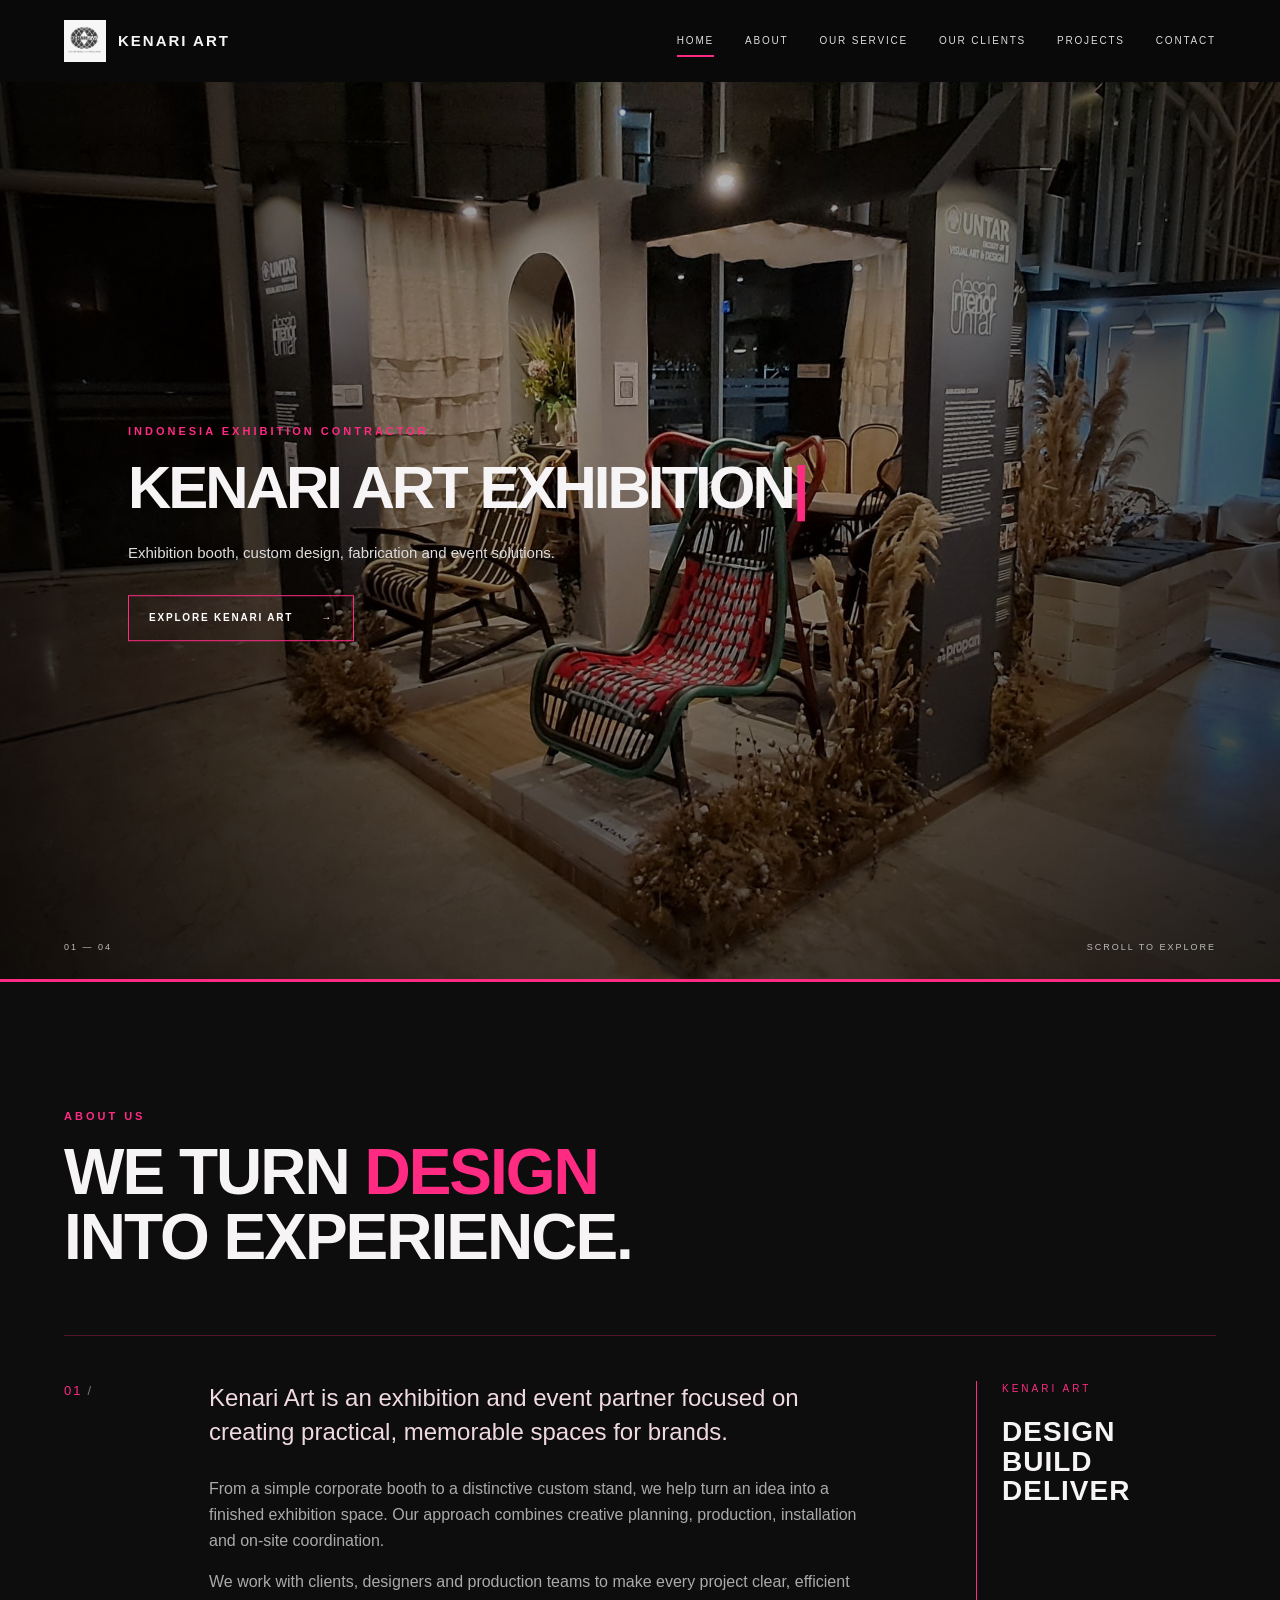
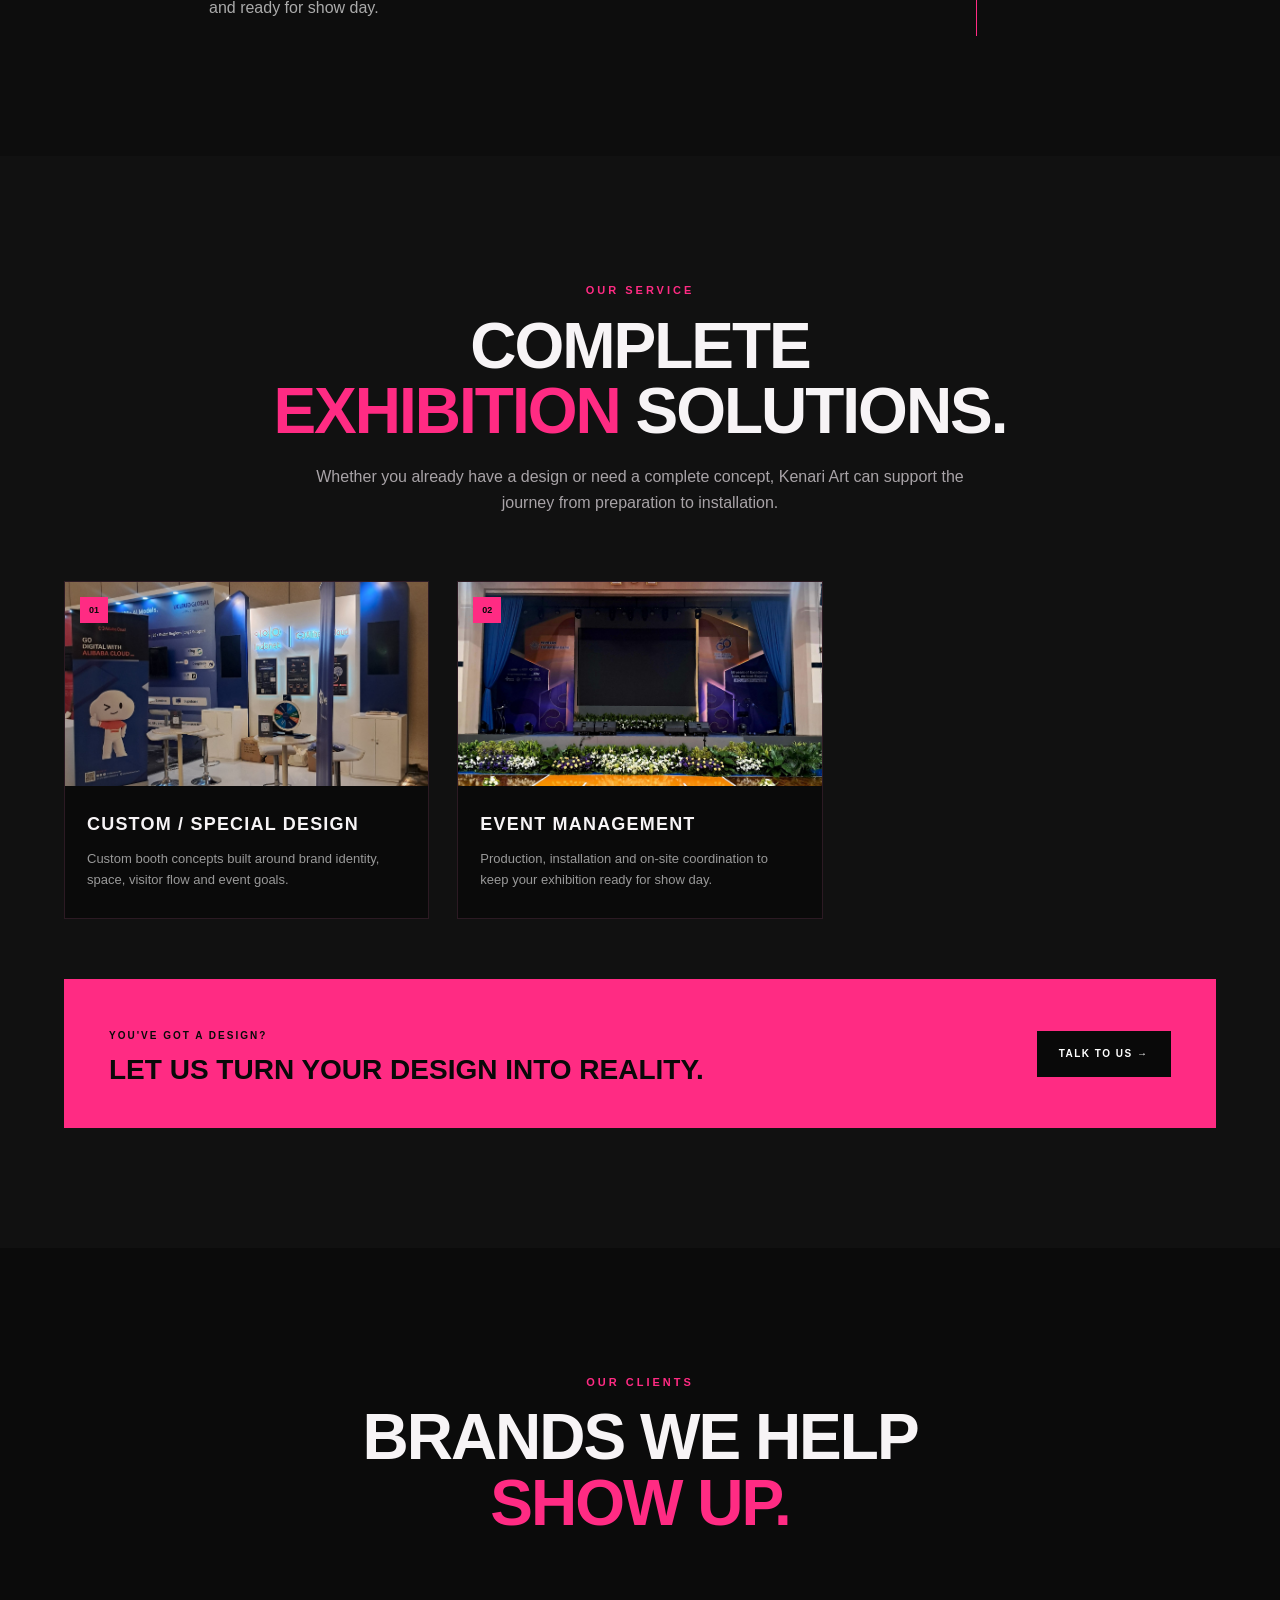
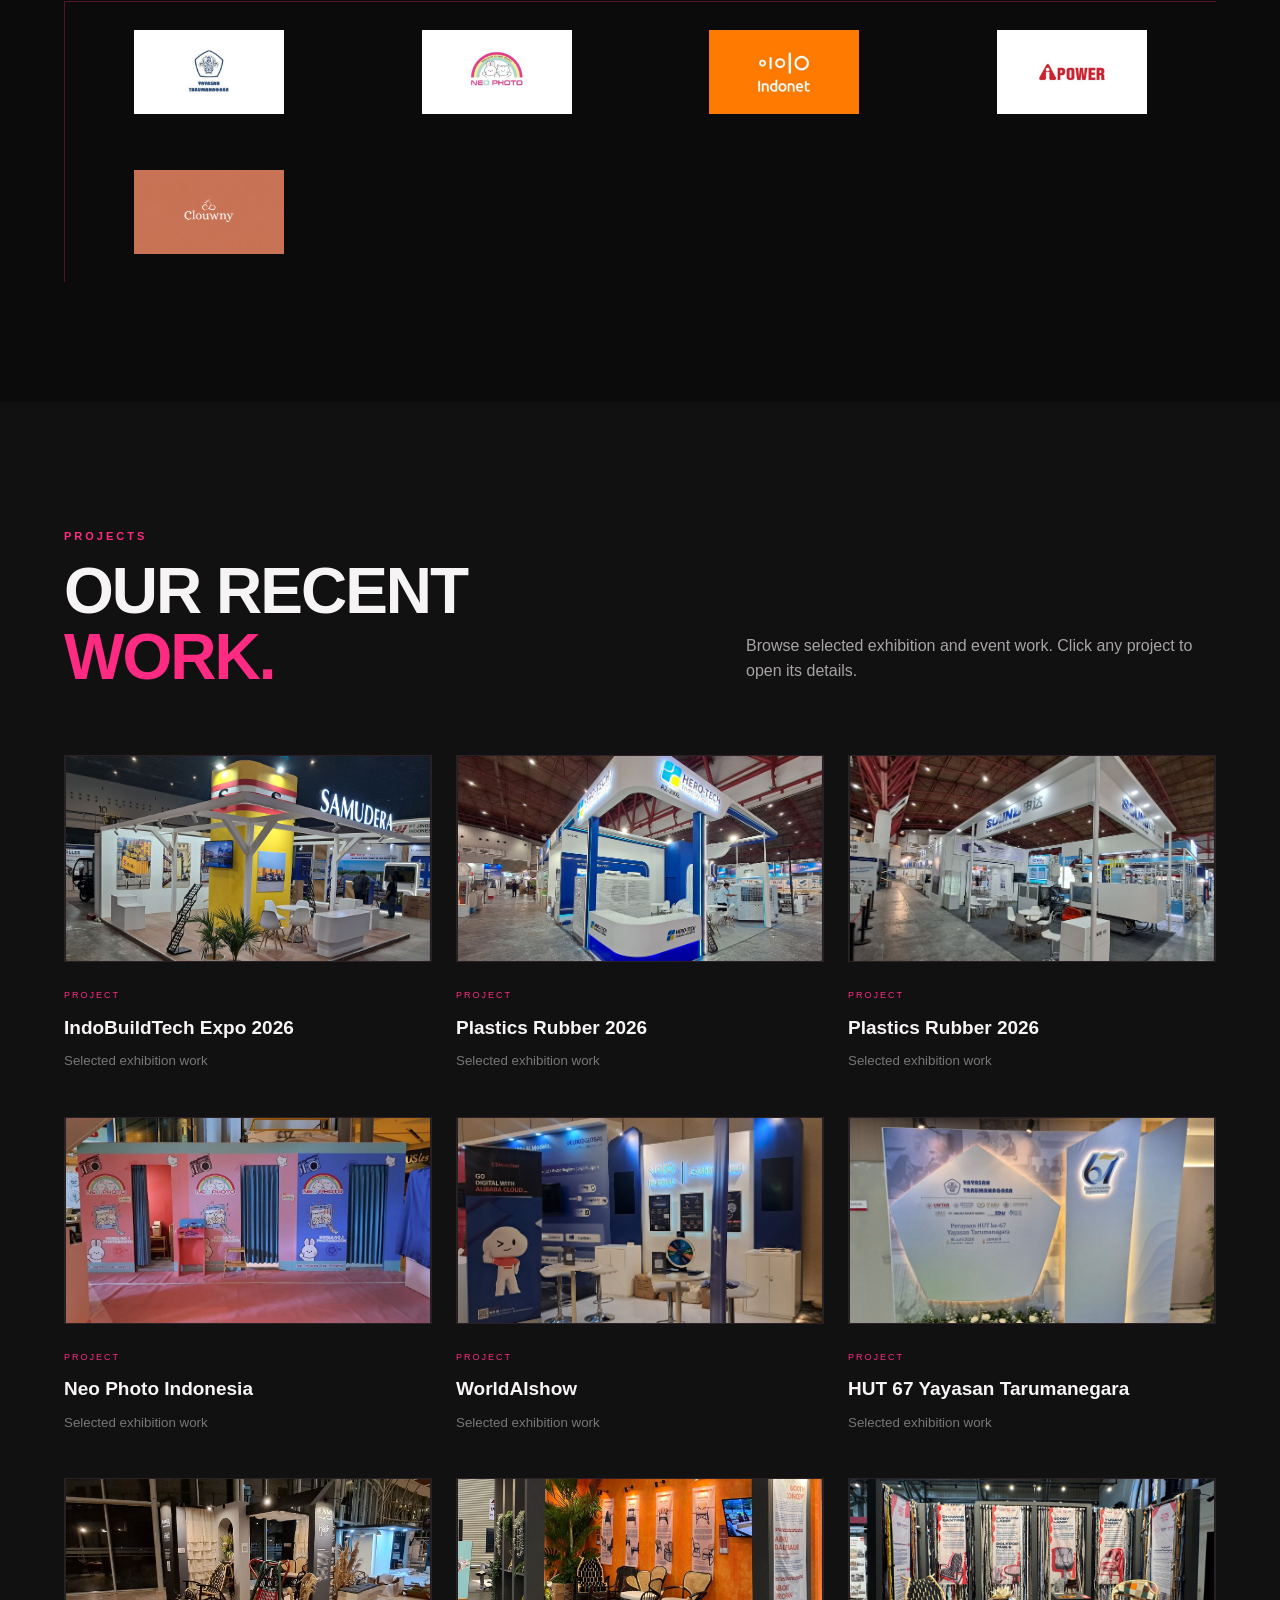
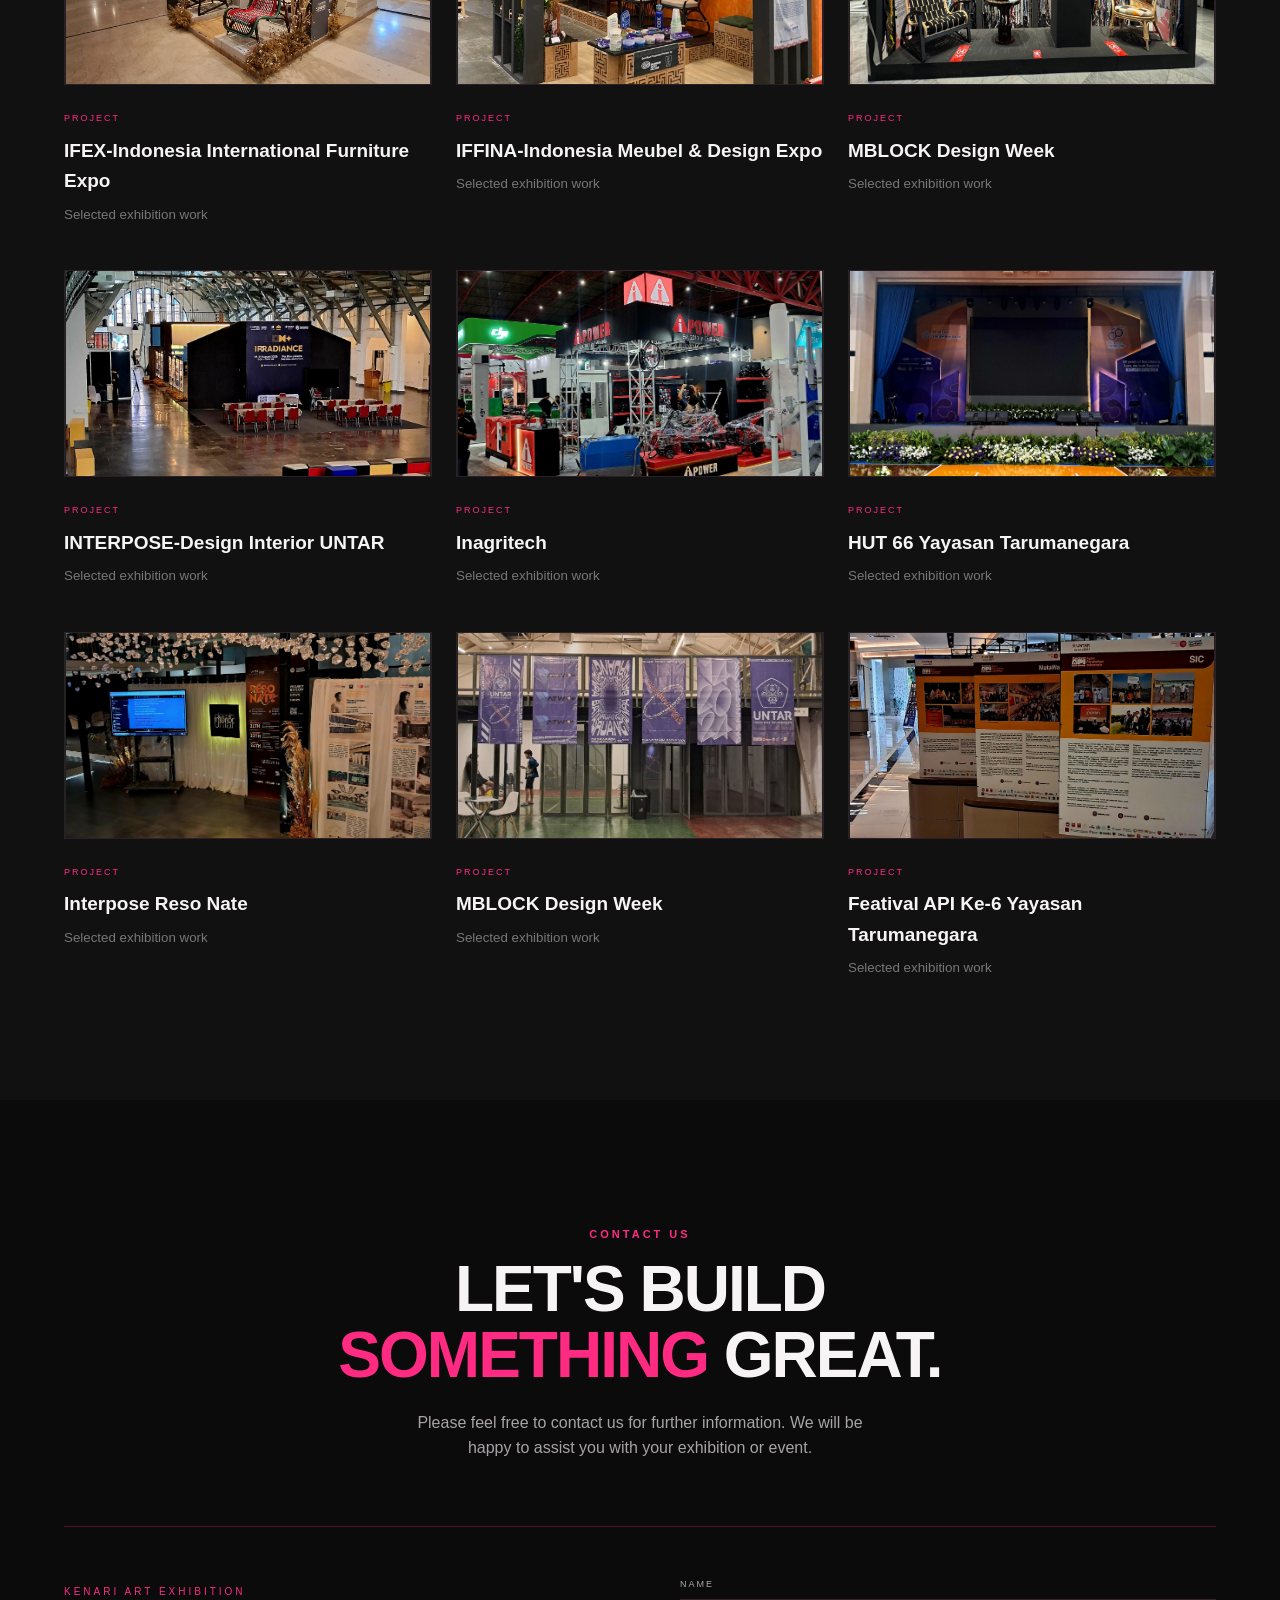
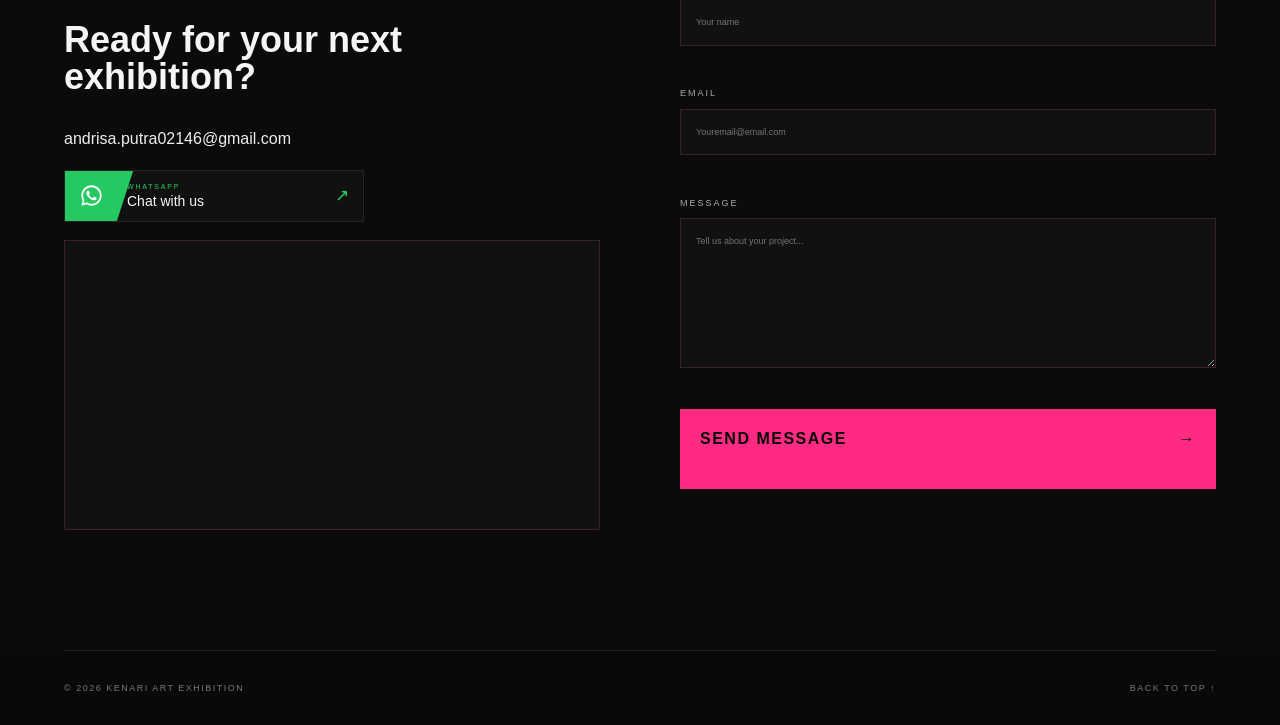
<file: index.html>
<!DOCTYPE html>
<html lang="id">
<head>
  <meta charset="UTF-8">
  <meta name="viewport" content="width=device-width, initial-scale=1.0">
  <meta name="description" content="Kenari Art Exhibition — exhibition contractor, booth design, fabrication and event management.">
  <title>KENARI ART EXHIBITION</title>
  <link rel="stylesheet" href="css/style.css">
</head>
<body>
  <header class="site-header" id="siteHeader">
    <a class="brand" href="#home" aria-label="Kenari Art Home">
      <img src="assets/kenari-art-logo.jpg" alt="Kenari Art">
      <span>KENARI ART</span>
    </a>
    <button class="menu-toggle" id="menuToggle" aria-label="Buka menu" aria-expanded="false"><span></span><span></span><span></span></button>
    <nav class="main-nav" id="mainNav">
      <a href="#home" class="active">HOME</a>
      <a href="#about">ABOUT</a>
      <a href="#services">OUR SERVICE</a>
      <a href="#clients">OUR CLIENTS</a>
      <a href="#projects">PROJECTS</a>
      <a href="#contact">CONTACT</a>
    </nav>
  </header>

  <main>
    <section class="hero" id="home">
      <div class="hero-slides" aria-label="Kenari Art exhibition gallery">
        <img class="hero-slide active" src="assets/slide-1.jpg" alt="Kenari Art exhibition project 1">
        <img class="hero-slide" src="assets/slide-2.jpg" alt="Kenari Art exhibition project 2">
        <img class="hero-slide" src="assets/slide-3.jpg" alt="Kenari Art exhibition project 3">
        <img class="hero-slide" src="assets/slide-4.jpg" alt="Kenari Art exhibition project 4">
      </div>
      <div class="hero-shade"></div>
      <div class="hero-content">
        <p class="hero-kicker">INDONESIA EXHIBITION CONTRACTOR</p>
        <h1><span id="typedTitle"></span><span class="caret">|</span></h1>
        <p class="hero-copy">Exhibition booth, custom design, fabrication and event solutions.</p>
        <a class="outline-button" href="#about">EXPLORE KENARI ART <span>→</span></a>
      </div>
      <div class="hero-meta"><span>01 — 04</span><span>SCROLL TO EXPLORE</span></div>
      <div class="hero-progress"><span id="heroProgress"></span></div>
    </section>

    <section class="section about-section" id="about">
      <div class="container">
        <div class="section-head">
          <span class="eyebrow">ABOUT US</span>
          <h2>WE TURN <em>DESIGN</em><br>INTO EXPERIENCE.</h2>
        </div>
        <div class="about-grid">
          <div class="section-number">01<span>/</span></div>
          <div class="about-copy">
            <p class="lead">Kenari Art is an exhibition and event partner focused on creating practical, memorable spaces for brands.</p>
            <p>From a simple corporate booth to a distinctive custom stand, we help turn an idea into a finished exhibition space. Our approach combines creative planning, production, installation and on-site coordination.</p>
            <p>We work with clients, designers and production teams to make every project clear, efficient and ready for show day.</p>
          </div>
          <div class="about-note"><span>KENARI ART</span><strong>DESIGN<br>BUILD<br>DELIVER</strong></div>
        </div>
      </div>
    </section>

    <section class="section service-section" id="services">
      <div class="container">
        <div class="section-head split-head">
          <div><span class="eyebrow">OUR SERVICE</span><h2>COMPLETE<br><em>EXHIBITION</em> SOLUTIONS.</h2></div>
          <p>Whether you already have a design or need a complete concept, Kenari Art can support the journey from preparation to installation.</p>
        </div>
        <div class="service-list service-photo-grid">
          <article class="service-card"><div class="service-photo"><img src="assets/Aishow.jpg" alt="Custom Booth"><span>01</span></div><div class="service-copy"><h3>CUSTOM / SPECIAL DESIGN</h3><p>Custom booth concepts built around brand identity, space, visitor flow and event goals.</p></div></article>
          <article class="service-card"><div class="service-photo"><img src="assets/hut66.jpg" alt="Event Management"><span>02</span></div><div class="service-copy"><h3>EVENT MANAGEMENT</h3><p>Production, installation and on-site coordination to keep your exhibition ready for show day.</p></div></article>
        </div>
        <div class="service-cta"><div><span>YOU'VE GOT A DESIGN?</span><h3>LET US TURN YOUR DESIGN INTO REALITY.</h3></div><a href="#contact">TALK TO US <span>→</span></a></div>
      </div>
    </section>

    <section class="section clients-section" id="clients">
      <div class="container">
        <div class="section-head centered"><span class="eyebrow">OUR CLIENTS</span><h2>BRANDS WE HELP<br><em>SHOW UP.</em></h2></div>
        <div class="client-grid logo-client-grid">
          <div class="client-logo"><img src="assets/client/client-yayasan-tarumanagara.jpg"></div>
          <div class="client-logo"><img src="assets/client/client-neo-photo.jpg"></div>
          <div class="client-logo"><img src="assets/client/client-indonet.jpg"></div>
          <div class="client-logo"><img src="assets/client/client-ipower.jpg"></div>
          <div class="client-logo"><img src="assets/client/client-clouwny.jpg"></div>
        </div>
      </div>
    </section>

    <section class="section projects-section" id="projects">
      <div class="container">
        <div class="section-head split-head"><div><span class="eyebrow">PROJECTS</span><h2>OUR RECENT<br><em>WORK.</em></h2></div><p>Browse selected exhibition and event work. Click any project to open its details.</p></div>
        <div class="project-grid project-grid-20">
          <article class="project-card" data-project="15" tabindex="0"><div class="project-image"><img src="assets/Samudra.jpg" alt="Samudera"><span class="project-open">VIEW PROJECT ↗</span></div><div class="project-info"><span>PROJECT</span><h3>IndoBuildTech Expo 2026</h3><small>Selected exhibition work</small></div></article>
          <article class="project-card" data-project="14" tabindex="0"><div class="project-image"><img src="assets/Herotech.jpg" alt="Herotech"><span class="project-open">VIEW PROJECT ↗</span></div><div class="project-info"><span>PROJECT</span><h3>Plastics Rubber 2026</h3><small>Selected exhibition work</small></div></article>
          <article class="project-card" data-project="13" tabindex="0"><div class="project-image"><img src="assets/Sound.jpg" alt="Sound"><span class="project-open">VIEW PROJECT ↗</span></div><div class="project-info"><span>PROJECT</span><h3>Plastics Rubber 2026</h3><small>Selected exhibition work</small></div></article>
          <article class="project-card" data-project="1" tabindex="0"><div class="project-image"><img src="assets/neo.jpg" alt="NEO"><span class="project-open">VIEW PROJECT ↗</span></div><div class="project-info"><span>PROJECT</span><h3>Neo Photo Indonesia</h3><small>Selected exhibition work</small></div></article>
          <article class="project-card" data-project="2" tabindex="0"><div class="project-image"><img src="assets/Aishow.jpg" alt="AISHOW"><span class="project-open">VIEW PROJECT ↗</span></div><div class="project-info"><span>PROJECT</span><h3>WorldAIshow</h3><small>Selected exhibition work</small></div></article>
          <article class="project-card" data-project="3" tabindex="0"><div class="project-image"><img src="assets/hut67.jpg" alt="HUT 67"><span class="project-open">VIEW PROJECT ↗</span></div><div class="project-info"><span>PROJECT</span><h3>HUT 67 Yayasan Tarumanegara</h3><small>Selected exhibition work</small></div></article>
          <article class="project-card" data-project="4" tabindex="0"><div class="project-image"><img src="assets/ifex.jpg" alt="IFEX"><span class="project-open">VIEW PROJECT ↗</span></div><div class="project-info"><span>PROJECT</span><h3>IFEX-Indonesia International Furniture Expo</h3><small>Selected exhibition work</small></div></article>
          <article class="project-card" data-project="5" tabindex="0"><div class="project-image"><img src="assets/iffina.jpg" alt="IFFINA"><span class="project-open">VIEW PROJECT ↗</span></div><div class="project-info"><span>PROJECT</span><h3>IFFINA-Indonesia Meubel & Design Expo</h3><small>Selected exhibition work</small></div></article>
          <article class="project-card" data-project="6" tabindex="0"><div class="project-image"><img src="assets/mblockH.jpg" alt="MBLOCK H"><span class="project-open">VIEW PROJECT ↗</span></div><div class="project-info"><span>PROJECT</span><h3>MBLOCK Design Week</h3><small>Selected exhibition work</small></div></article>
          <article class="project-card" data-project="7" tabindex="0"><div class="project-image"><img src="assets/interpose.jpg" alt="INTERPOSE"><span class="project-open">VIEW PROJECT ↗</span></div><div class="project-info"><span>PROJECT</span><h3>INTERPOSE-Design Interior UNTAR</h3><small>Selected exhibition work</small></div></article>
          <article class="project-card" data-project="8" tabindex="0"><div class="project-image"><img src="assets/inagritech.jpg" alt="INAGRITECH"><span class="project-open">VIEW PROJECT ↗</span></div><div class="project-info"><span>PROJECT</span><h3>Inagritech</h3><small>Selected exhibition work</small></div></article>
          <article class="project-card" data-project="9" tabindex="0"><div class="project-image"><img src="assets/hut66.jpg" alt="HUT 66"><span class="project-open">VIEW PROJECT ↗</span></div><div class="project-info"><span>PROJECT</span><h3>HUT 66 Yayasan Tarumanegara</h3><small>Selected exhibition work</small></div></article>
          <article class="project-card" data-project="10" tabindex="0"><div class="project-image"><img src="assets/interposereso.jpg" alt="INTERPOSERESO"><span class="project-open">VIEW PROJECT ↗</span></div><div class="project-info"><span>PROJECT</span><h3>Interpose Reso Nate</h3><small>Selected exhibition work</small></div></article>
          <article class="project-card" data-project="11" tabindex="0"><div class="project-image"><img src="assets/mblockU.jpg" alt="MBLOCK U"><span class="project-open">VIEW PROJECT ↗</span></div><div class="project-info"><span>PROJECT</span><h3>MBLOCK Design Week</h3><small>Selected exhibition work</small></div></article>
          <article class="project-card" data-project="12" tabindex="0"><div class="project-image"><img src="assets/featival.jpg" alt="FESTIVAL"><span class="project-open">VIEW PROJECT ↗</span></div><div class="project-info"><span>PROJECT</span><h3>Featival API Ke-6 Yayasan Tarumanegara</h3><small>Selected exhibition work</small></div></article>
        </div>
      </div>
    </section>

    <section class="section contact-section" id="contact">
      <div class="container">
        <div class="section-head centered"><span class="eyebrow">CONTACT US</span><h2>LET'S BUILD<br><em>SOMETHING</em> GREAT.</h2><p>Please feel free to contact us for further information. We will be happy to assist you with your exhibition or event.</p></div>
        <div class="contact-grid">
          <div class="contact-details">
            <span class="contact-label">KENARI ART EXHIBITION</span>
            <h3>Ready for your next<br>exhibition?</h3>
            <a href="mailto:hello@kenariart.id">andrisa.putra02146@gmail.com</a>
            <a href="https://wa.me/6282117771697" target="_blank" rel="noopener noreferrer" class="wa-banner">
              <span class="wa-banner-shape"></span>
              <span class="wa-banner-icon">
                <svg viewBox="0 0 32 32" aria-hidden="true">
                  <path d="M16 3C8.82 3 3 8.82 3 16c0 2.3.6 4.48 1.75 6.42L3 29l6.76-1.72A12.94 12.94 0 0 0 16 29c7.18 0 13-5.82 13-13S23.18 3 16 3zm0 23.7c-2.03 0-4.01-.55-5.74-1.6l-.41-.25-4.01 1.02 1.04-3.91-.27-.42A10.72 10.72 0 0 1 5.3 16C5.3 10.1 10.1 5.3 16 5.3S26.7 10.1 26.7 16 21.9 26.7 16 26.7zm5.87-8.04c-.32-.16-1.9-.94-2.2-1.04-.3-.11-.52-.16-.74.16-.22.33-.85 1.04-1.04 1.25-.19.22-.38.24-.7.08-.32-.16-1.35-.5-2.57-1.6-.95-.85-1.59-1.9-1.78-2.22-.19-.33-.02-.5.14-.66.15-.15.32-.38.49-.57.16-.19.22-.33.33-.55.11-.22.05-.41-.03-.57-.08-.16-.74-1.79-1.01-2.45-.27-.65-.54-.56-.74-.57h-.63c-.22 0-.57.08-.87.41-.3.33-1.14 1.11-1.14 2.7s1.17 3.13 1.33 3.35c.16.22 2.3 3.51 5.58 4.92.78.34 1.39.55 1.86.7.78.25 1.49.22 2.05.13.63-.09 1.9-.78 2.17-1.53.27-.76.27-1.4.19-1.53-.08-.14-.3-.22-.63-.38z"/>
                </svg>
              </span>
              <span class="wa-banner-text">
                <small>WHATSAPP</small>
                <strong>Chat with us</strong>
              </span>
              <span class="wa-banner-arrow">↗</span>
            </a>
            <div class="contact-map">
              <iframe
                src="https://maps.google.com/maps?q=-6.221174,106.671989&z=16&output=embed"
                title="Lokasi Kenari Art Exhibition"
                loading="lazy"
                referrerpolicy="no-referrer-when-downgrade"
                allowfullscreen>
              </iframe>
            </div>
          </div>
          <form class="contact-form" id="contactForm" action="https://formsubmit.co/ajax/andrisa.putra02146@gmail.com" method="POST">
            <input type="hidden" name="_subject" value="New Contact Message — Kenari Art Exhibition">
            <input type="hidden" name="_captcha" value="false">
            <label>NAME<input name="name" required placeholder="Your name"></label>
            <label>EMAIL<input name="email" type="email" required placeholder="Youremail@email.com"></label>
            <label>MESSAGE<textarea name="message" required placeholder="Tell us about your project..."></textarea></label>
            <button type="submit">SEND MESSAGE <span>→</span></button>
            <p id="formMessage" class="form-message" aria-live="polite"></p>
          </form>
        </div>
      </div>
    </section>
  </main>

  <footer><div class="container footer-inner"><span>© 2026 KENARI ART EXHIBITION</span><a href="#home">BACK TO TOP ↑</a></div></footer>

  <script src="js/script.js"></script>
</body>
</html>
</file>
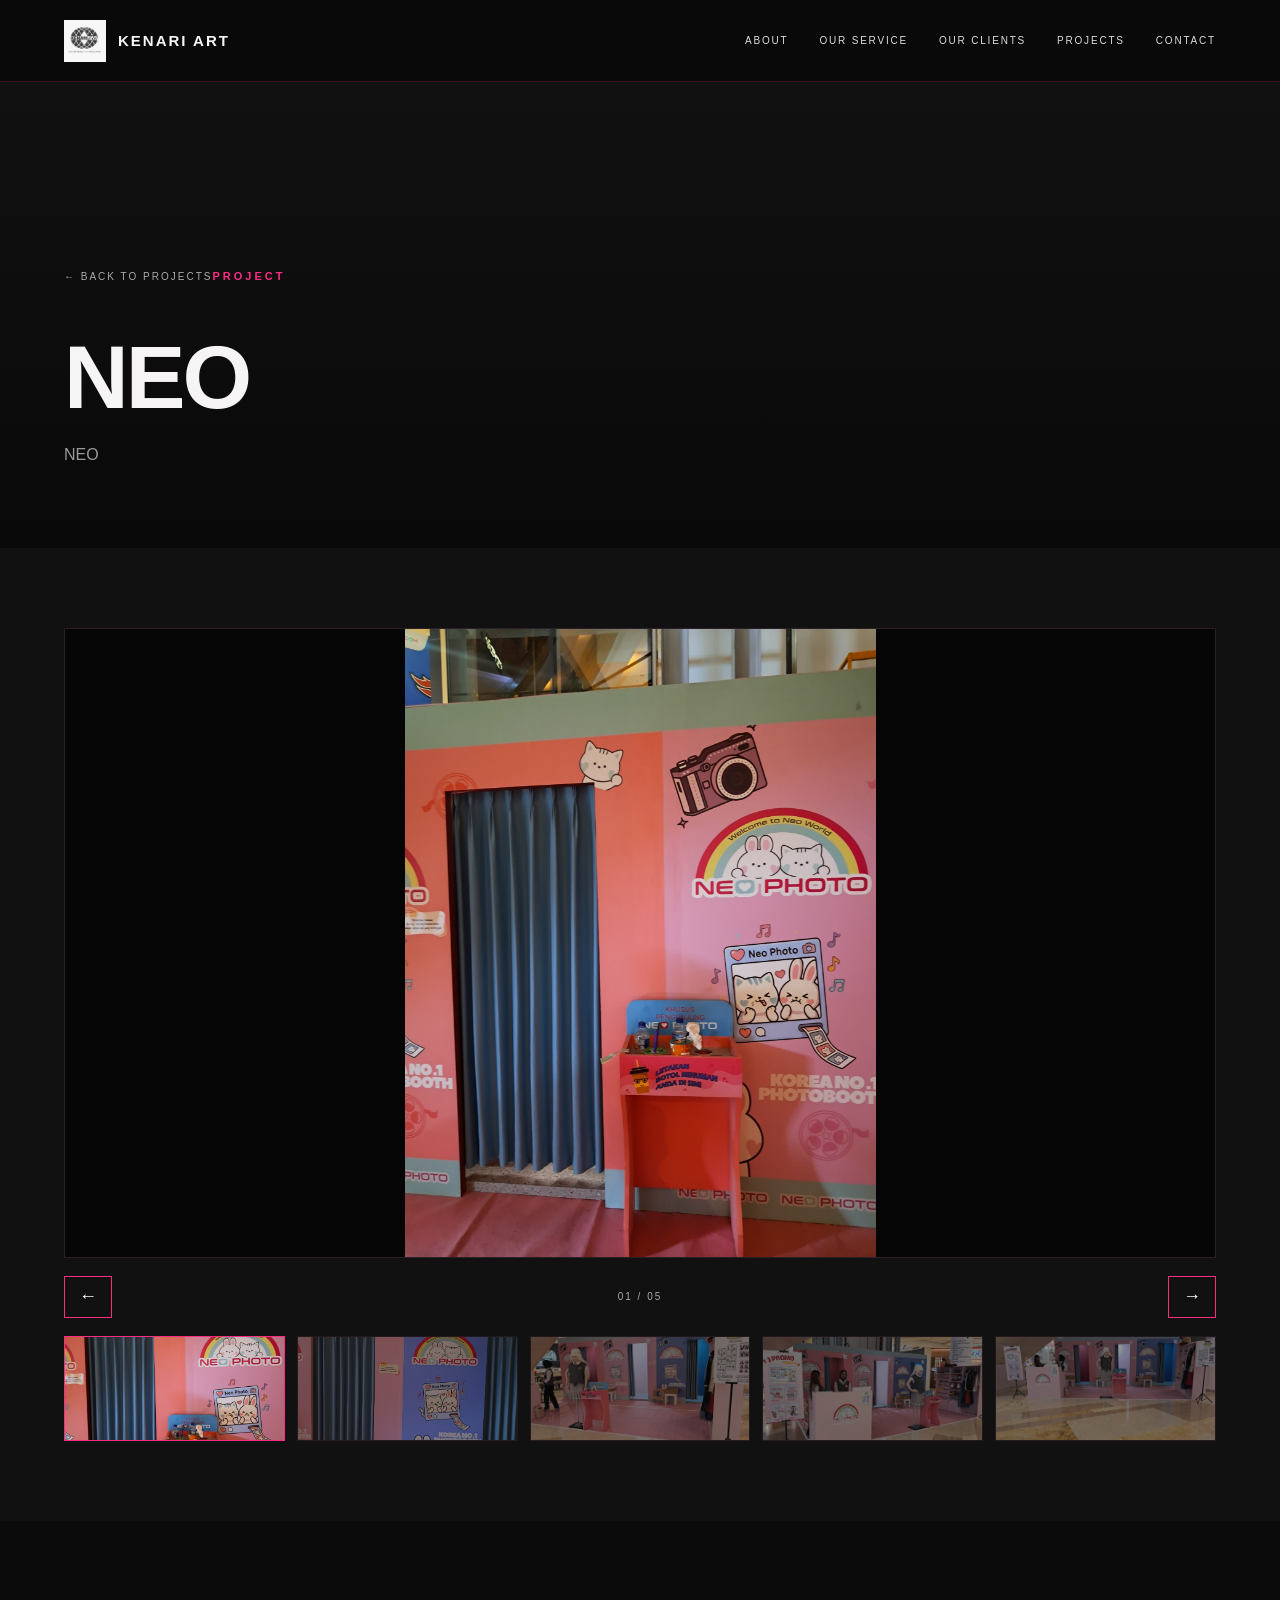
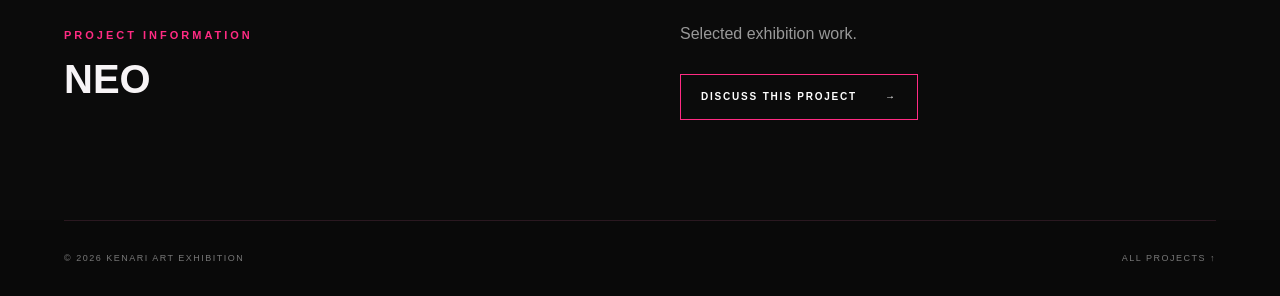
<file: project-detail.html>
<!DOCTYPE html>
<html lang="id">
<head>
<meta charset="UTF-8">
<meta name="viewport" content="width=device-width, initial-scale=1.0">
<meta name="description" content="Kenari Art Exhibition project detail">
<title>Project — KENARI ART EXHIBITION</title>
<link rel="stylesheet" href="css/style.css">
</head>
<body class="project-detail-page">
<header class="site-header">
  <a class="brand" href="index.html#home">
    <img src="assets/kenari-art-logo.jpg" alt="Kenari Art">
    <span>KENARI ART</span>
  </a>

  <button class="menu-toggle" id="projectMenuToggle"
          aria-label="Buka menu" aria-expanded="false">
    <span></span>
    <span></span>
    <span></span>
  </button>

  <nav class="main-nav project-nav" id="projectMainNav">
    <a href="index.html#about">ABOUT</a>
    <a href="index.html#services">OUR SERVICE</a>
    <a href="index.html#clients">OUR CLIENTS</a>
    <a href="index.html#projects">PROJECTS</a>
    <a href="index.html#contact">CONTACT</a>
  </nav>
</header>

<main>
  <section class="detail-hero"><div class="container"><a class="back-link" href="index.html#projects">← BACK TO PROJECTS</a><span id="detailCategory" class="eyebrow"></span><h1 id="detailTitle"></h1><p id="detailIntro"></p></div></section>
  <section class="detail-gallery-section"><div class="container">
    <div class="detail-main-image"><img id="detailMainImage" src="" alt=""></div>
    <div class="gallery-controls"><button id="prevPhoto" aria-label="Foto sebelumnya">←</button><span id="galleryCount">01 / 05</span><button id="nextPhoto" aria-label="Foto berikutnya">→</button></div>
    <div class="detail-thumbs" id="detailThumbs"></div>
  </div></section>
  <section class="detail-info"><div class="container detail-info-grid"><div><span class="eyebrow">PROJECT INFORMATION</span><h2 id="detailInfoTitle"></h2></div><div><p id="detailDescription"></p><a class="outline-button dark-button" href="index.html#contact">DISCUSS THIS PROJECT <span>→</span></a></div></div></section>
</main>
<footer><div class="container footer-inner"><span>© 2026 KENARI ART EXHIBITION</span><a href="index.html#projects">ALL PROJECTS ↑</a></div></footer>
<script>
const projects = [
  {id:1, name:'NEO', slug:'neo'},
  {id:2, name:'AISHOW', slug:'aishow'},
  {id:3, name:'HUT 67', slug:'hut67'},
  {id:4, name:'IFEX', slug:'ifex'},
  {id:5, name:'IFFINA', slug:'iffina'},
  {id:6, name:'MBLOCK H', slug:'mblockH'},
  {id:7, name:'INTERPOSE', slug:'interpose'},
  {id:8, name:'INAGRITECH', slug:'inagritech'},
  {id:9, name:'HUT 66', slug:'hut66'},
  {id:10, name:'INTERPOSERESO', slug:'interposereso'},
  {id:11, name:'MBLOCK U', slug:'mblockU'},
  {id:12, name:'FESTIVAL', slug:'festival'},
  {id:13, name:'Sound', slug:'Sound'},
  {id:14, name:'Herotech', slug:'Herotech'},
  {id:15, name: 'Samudera', slug:'Samudra'}
].map(p => {
  const base = `assets/projects/${p.slug}/`;
  const files = {
    Samudra:['samudra-01.jpg', 'samudra-02.jpg', 'samudra-03.jpg', 'samudra-04.jpg'],
    Herotech:['herotech-01.jpg', 'herotech-02.jpg', 'herotech-03.jpg', 'herotech-04.jpg', 'herotech-05.jpg', 'herotech-06.jpg', 'herotech-07.jpg'],
    Sound:['sound-01.jpg', 'sound-02.jpg', 'sound-03.jpg', 'sound-04.jpg', 'sound-05.jpg', 'sound-06.jpg', 'sound-07.jpg'],
    neo:['neo01.jpg','neo02.jpg','neo03.jpg','neo04.jpg','neo05.jpg'],
    aishow:['aishow01.jpg','aishow02.jpg','aishow03.jpg','aishow04.jpg'],
    hut67:['hut6701.jpg','hut6702.jpg','hut6703.jpg','hut6704.jpg','hut6705.jpg','hut6706.jpg','hut6707.jpg','hut6708.jpg'],
    ifex:['ifex01.jpg','ifex02.jpg','ifex03.jpg','ifex04.jpg'],
    iffina:['iffina01.jpg','iffina02.jpg','iffina03.jpg'],
    mblockH:['mblockH01.jpg','mblockH02.jpg','mblockH03.jpg','mblockH04.jpg'],
    interpose:['interpose01.jpg','interpose02.jpg','interpose03.jpg','interpose04.jpg','interpose05.jpg'],
    inagritech:['inagritech01.jpg','inagritech02.jpg','inagritech03.jpg'],
    hut66:['hut6601.jpg','hut6602.jpg','hut6603.jpg','hut6604.jpg','hut6605.jpg','hut6606.jpg','hut6607.jpg','hut6608.jpg','hut6609.jpg','hut6610.jpg'],
    interposereso:['interposereso01.jpg','interposereso02.jpg','interposereso03.jpg','interposereso04.jpg','interposereso05.jpg','interposereso06.jpg','interposereso07.jpg','interposereso08.jpg'],
    mblockU:['mblockU01.jpg'],
    festival:['festival01.jpg','festival02.jpg','festival03.jpg']
  }[p.slug];
  return {
    id:p.id, category:'PROJECT', title:p.name,
    intro:p.name, description:'Selected exhibition work.',
    images:files.map(file => base + file)
  };
});
const params=new URLSearchParams(location.search); const index=Math.max(0,Math.min(19,(parseInt(params.get('project'),10)||1)-1)); const p=projects[index];
document.title=p.title+' — KENARI ART EXHIBITION';
document.getElementById('detailCategory').textContent=p.category;
document.getElementById('detailTitle').textContent=p.title;
document.getElementById('detailIntro').textContent=p.intro;
document.getElementById('detailInfoTitle').textContent=p.title;
document.getElementById('detailDescription').textContent=p.description;
const main=document.getElementById('detailMainImage'), thumbs=document.getElementById('detailThumbs'), count=document.getElementById('galleryCount'); let current=0;
function show(n){current=(n+p.images.length)%p.images.length; main.src=p.images[current]; main.alt=p.title+' photo '+(current+1); count.textContent=String(current+1).padStart(2,'0')+' / '+String(p.images.length).padStart(2,'0'); [...thumbs.children].forEach((el,i)=>el.classList.toggle('active',i===current));}
p.images.forEach((src,i)=>{const b=document.createElement('button');b.className='detail-thumb';b.innerHTML=`<img src="${src}" alt="${p.title} thumbnail ${i+1}">`;b.onclick=()=>show(i);thumbs.appendChild(b);});
document.getElementById('prevPhoto').onclick=()=>show(current-1);document.getElementById('nextPhoto').onclick=()=>show(current+1);show(0);
</script>

<script>
const projectToggle = document.getElementById('projectMenuToggle');
const projectNav = document.getElementById('projectMainNav');

if (projectToggle && projectNav) {
    projectToggle.addEventListener('click', function () {
        const isOpen = projectNav.classList.toggle('open');

        projectToggle.setAttribute(
            'aria-expanded',
            String(isOpen)
        );
    });

    projectNav.querySelectorAll('a').forEach(function(link) {
        link.addEventListener('click', function() {
            projectNav.classList.remove('open');
            projectToggle.setAttribute('aria-expanded', 'false');
        });
    });
}
</script>
</body>
</html>
</file>
<file: css/style.css>
:root{--black:#090909;--black-2:#111;--pink:#ff2b83;--pink-soft:#ff7db3;--pink-dark:#35101f;--white:#f7f4f6;--grey:#a8a3a7;--line:rgba(255,43,131,.28);--container:1180px}
*{box-sizing:border-box;margin:0;padding:0}html{scroll-behavior:smooth}body{background:var(--black);color:var(--white);font-family:Arial,Helvetica,sans-serif;line-height:1.6;overflow-x:hidden}body.modal-open{overflow:hidden}a{color:inherit;text-decoration:none}button,input,textarea{font:inherit}.container{width:min(var(--container),calc(100% - 10vw));margin:auto}.site-header{position:fixed;top:0;left:0;width:100%;height:82px;padding:0 5vw;display:flex;align-items:center;justify-content:space-between;z-index:50;transition:.35s;background:transparent}.site-header.scrolled{background:rgba(9,9,9,.94);border-bottom:1px solid rgba(255,255,255,.08);backdrop-filter:blur(10px)}.brand{display:flex;align-items:center;gap:12px;font-weight:800;letter-spacing:2px;font-size:15px}.brand img{width:42px;height:42px;object-fit:cover;background:#fff}.main-nav{display:flex;gap:31px;align-items:center}.main-nav a{font-size:10px;letter-spacing:1.8px;color:#ddd;position:relative;padding:8px 0}.main-nav a:after{content:"";position:absolute;left:0;bottom:0;width:0;height:2px;background:var(--pink);transition:.25s}.main-nav a:hover:after,.main-nav a.active:after{width:100%}.menu-toggle{display:none;background:none;border:0;width:38px}.menu-toggle span{display:block;height:2px;background:#fff;margin:6px 0}
.hero{height:100vh;min-height:620px;position:relative;overflow:hidden;background:#000}.hero-slides,.hero-slide,.hero-shade{position:absolute;inset:0;width:100%;height:100%}.hero-slide{object-fit:cover;opacity:0;transform:scale(1.06);transition:opacity 1.2s ease,transform 3s ease}.hero-slide.active{opacity:1;transform:scale(1)}.hero-shade{background:linear-gradient(90deg,rgba(0,0,0,.76),rgba(0,0,0,.25),rgba(0,0,0,.64)),linear-gradient(0deg,rgba(0,0,0,.55),transparent 55%);z-index:2}.hero-content{position:absolute;z-index:3;left:10vw;top:50%;transform:translateY(-50%);max-width:900px}.hero-kicker,.eyebrow{font-size:11px;letter-spacing:3px;color:var(--pink);font-weight:700}.hero h1{font-size:clamp(32px,5vw,60px);line-height:.95;letter-spacing:-3px;margin:18px 0 25px;text-transform:uppercase}.caret{color:var(--pink);animation:blink .75s infinite}.hero-copy{color:#ddd;max-width:500px;margin-bottom:30px;font-size:15px}.outline-button{display:inline-flex;gap:28px;align-items:center;border:1px solid var(--pink);padding:14px 20px;color:#fff;font-size:10px;letter-spacing:1.8px;font-weight:700;transition:.25s}.outline-button:hover{background:var(--pink);color:#080808}.hero-meta{position:absolute;z-index:4;left:5vw;right:5vw;bottom:28px;display:flex;justify-content:space-between;color:#bbb;font-size:9px;letter-spacing:2px}.hero-progress{position:absolute;z-index:4;bottom:0;left:0;width:100%;height:3px;background:rgba(255,255,255,.18)}.hero-progress span{display:block;height:100%;width:0;background:var(--pink)}@keyframes blink{50%{opacity:0}}
.section{padding:120px 0;background:var(--black)}.about-section{background:#0d0d0d}.section-head{margin-bottom:65px}.section-head h2{font-size:clamp(38px,5vw,68px);line-height:1.02;letter-spacing:-2px;margin-top:12px}.section-head em{color:var(--pink);font-style:normal}.section-head p{color:var(--grey);max-width:470px}.centered{text-align:center}.centered>p{margin:22px auto 0}.split-head{display:flex;justify-content:space-between;align-items:end;gap:60px}.split-head>p{padding-bottom:6px}.about-grid{display:grid;grid-template-columns:100px 1fr 240px;gap:45px;border-top:1px solid var(--line);padding-top:45px}.section-number{font-size:13px;color:var(--pink);letter-spacing:2px}.section-number span{color:#777;margin-left:5px}.about-copy{max-width:650px}.about-copy .lead{font-size:24px;line-height:1.4;color:#f0d9e2;margin-bottom:28px}.about-copy p:not(.lead){color:#aaa;margin-bottom:16px}.about-note{border-left:1px solid var(--pink);padding-left:25px;display:flex;flex-direction:column;gap:20px}.about-note span{color:var(--pink);font-size:10px;letter-spacing:3px}.about-note strong{font-size:28px;line-height:1.05;letter-spacing:1px}
.service-section{background:#111}.service-list{border-top:1px solid var(--line)}.service-item{display:grid;grid-template-columns:80px 1fr 60px;gap:30px;align-items:center;padding:35px 0;border-bottom:1px solid var(--line);transition:.3s}.service-item:hover{padding-left:18px;background:linear-gradient(90deg,rgba(255,43,131,.08),transparent)}.service-no{color:var(--pink);font-size:12px;letter-spacing:2px}.service-item h3{font-size:22px;letter-spacing:1px;margin-bottom:8px}.service-item p{color:#999;max-width:700px}.service-arrow{font-size:25px;color:var(--pink);text-align:right}.service-cta{margin-top:60px;background:var(--pink);color:#090909;padding:42px 45px;display:flex;justify-content:space-between;align-items:center;gap:30px}.service-cta span{font-size:10px;letter-spacing:2px;font-weight:800}.service-cta h3{font-size:28px;line-height:1.1;margin-top:8px}.service-cta a{background:#090909;color:#fff;padding:15px 22px;font-size:10px;letter-spacing:1.5px;font-weight:700;white-space:nowrap}
.clients-section{background:#0b0b0b}.client-grid{display:grid;grid-template-columns:repeat(4,1fr);border-top:1px solid var(--line);border-left:1px solid var(--line)}.client-grid div{min-height:120px;display:flex;align-items:center;justify-content:center;text-align:center;padding:20px;border-right:1px solid var(--line);border-bottom:1px solid var(--line);color:#d9cbd1;font-size:11px;letter-spacing:2px}.client-grid div:hover{background:var(--pink-dark);color:#fff}.client-note{text-align:center;color:#777;font-size:11px;margin-top:20px}
.projects-section{background:#111}.project-grid{display:grid;grid-template-columns:repeat(2,1fr);gap:48px 28px}.project-card{cursor:pointer}.project-image{aspect-ratio:16/9;height:auto;position:relative;overflow:hidden;background:#222;border:1px solid #2b2025}.project-image img{width:100%;height:100%;object-fit:contain;transition:.6s}.project-open{position:absolute;right:15px;bottom:15px;background:#090909;color:#fff;padding:10px 12px;font-size:9px;letter-spacing:1.5px;opacity:0;transform:translateY(8px);transition:.3s}.project-card:hover .project-image img{transform:scale(1.06)}.project-card:hover .project-open{opacity:1;transform:translateY(0)}.project-info{padding-top:18px}.project-info span{color:var(--pink);font-size:9px;letter-spacing:2px}.project-info h3{font-size:19px;margin:7px 0 4px}.project-info small{color:#777}.project-card:focus{outline:1px solid var(--pink);outline-offset:8px}
.contact-section{background:#0b0b0b}.contact-grid{display:grid;grid-template-columns:1fr 1fr;gap:80px;border-top:1px solid var(--line);padding-top:50px}.contact-label{font-size:10px;letter-spacing:3px;color:var(--pink)}.contact-details h3{font-size:36px;line-height:1.05;margin:18px 0 30px}.contact-details>a{display:block;font-size:16px;margin:10px 0;color:#eee}.contact-details>a:hover{color:var(--pink)}.contact-details p{color:#888;margin-top:30px}.contact-form{display:grid;gap:20px}.contact-form label{font-size:9px;letter-spacing:2px;color:#aaa}.contact-form input,.contact-form textarea{display:block;width:100%;margin-top:8px;background:#111;border:1px solid #38212b;color:#fff;padding:15px;outline:0}.contact-form input:focus,.contact-form textarea:focus{border-color:var(--pink)}.contact-form textarea{min-height:150px;resize:vertical}.contact-form button{border:0;background:var(--pink);color:#090909;padding:17px 20px;text-align:left;font-weight:800;letter-spacing:1.5px;cursor:pointer;display:flex;justify-content:space-between}.form-message{color:var(--pink-soft);font-size:11px}.footer-inner{padding:30px 0;display:flex;justify-content:space-between;border-top:1px solid #2a1820;color:#777;font-size:9px;letter-spacing:1.5px}.footer-inner a:hover{color:var(--pink)}
.project-modal{position:fixed;inset:0;z-index:100;display:none;align-items:center;justify-content:center;padding:25px}.project-modal.open{display:flex}.modal-backdrop{position:absolute;inset:0;background:rgba(0,0,0,.82);backdrop-filter:blur(6px)}.modal-card{position:relative;z-index:1;background:#111;border:1px solid var(--pink);width:min(980px,100%);max-height:90vh;overflow:auto;display:grid;grid-template-columns:1.05fr .95fr}.modal-card>img{width:100%;height:auto;max-height:80vh;object-fit:contain;display:block;background:#050505}.modal-body{padding:45px;display:flex;flex-direction:column;justify-content:center}.modal-body>span{color:var(--pink);font-size:10px;letter-spacing:2px}.modal-body h2{font-size:34px;line-height:1.05;margin:15px 0 20px}.modal-body p{color:#aaa;margin-bottom:28px}.dark-button{align-self:flex-start}.modal-close{position:absolute;right:12px;top:10px;z-index:2;width:40px;height:40px;border:1px solid #fff;background:#090909;color:#fff;font-size:27px;cursor:pointer}
@media(max-width:900px){.main-nav{gap:18px}.about-grid{grid-template-columns:60px 1fr}.about-note{grid-column:2}.project-grid{grid-template-columns:1fr}.contact-grid{grid-template-columns:1fr;gap:50px}.client-grid{grid-template-columns:repeat(2,1fr)}}@media(max-width:700px){.site-header{height:70px}.menu-toggle{display:block}.main-nav{display:none;position:absolute;top:70px;left:0;width:100%;padding:20px 5vw;background:#090909;border-bottom:1px solid var(--pink);flex-direction:column;align-items:flex-start;gap:18px}.main-nav.open{display:flex}.brand span{display:none}.hero-content{left:7vw;right:7vw}.hero h1{font-size:clamp(39px,12vw,62px);letter-spacing:-2px}.hero-meta{left:7vw;right:7vw}.section{padding:85px 0}.container{width:min(100% - 12vw,var(--container))}.split-head{display:block}.split-head>p{margin-top:25px}.about-grid{grid-template-columns:1fr;gap:25px}.about-note{grid-column:auto}.service-item{grid-template-columns:45px 1fr 30px;gap:12px}.service-item h3{font-size:17px}.service-cta{display:block;padding:30px}.service-cta a{display:inline-block;margin-top:25px}.client-grid{grid-template-columns:1fr 1fr}.project-image{aspect-ratio:16/9;height:auto}.modal-card{grid-template-columns:1fr;max-height:92vh}.modal-card>img{min-height:0;max-height:70vh;height:auto;object-fit:contain}.modal-body{padding:30px}.modal-body h2{font-size:27px}.footer-inner{display:block}.footer-inner a{display:block;margin-top:12px}}

/* Maxima-inspired photo-led service, client and project presentation */
.service-photo-grid{display:grid;grid-template-columns:repeat(3,1fr);gap:28px;border-top:0}.service-card{background:#0a0a0a;border:1px solid #2c1a23;transition:transform .35s,border-color .35s}.service-card:hover{transform:translateY(-5px);border-color:var(--pink)}.service-photo{aspect-ratio:16/9;height:auto;position:relative;overflow:hidden;background:#050505}.service-photo img{width:100%;height:100%;object-fit:contain;display:block;transition:transform .65s}.service-card:hover .service-photo img{transform:scale(1.06)}.service-photo span{position:absolute;left:15px;top:15px;background:var(--pink);color:#090909;padding:6px 9px;font-size:9px;font-weight:800}.service-copy{padding:24px 22px 28px}.service-copy h3{font-size:18px;letter-spacing:1.2px;margin-bottom:10px}.service-copy p{color:#999;font-size:13px}.logo-client-grid{grid-template-columns:repeat(4,1fr)}.client-logo span{font-size:9px!important;letter-spacing:2px}.project-grid-20{grid-template-columns:repeat(3,1fr);gap:44px 24px}.project-grid-20 .project-image{aspect-ratio:16/9;height:auto}.project-detail-page{background:#090909}.project-detail-page .site-header{background:#090909;border-bottom:1px solid rgba(255,43,131,.2)}.detail-hero{padding:180px 0 80px;background:linear-gradient(180deg,#111,#090909)}.back-link{display:inline-block;color:#aaa;font-size:10px;letter-spacing:2px;margin-bottom:35px}.back-link:hover{color:var(--pink)}.detail-hero h1{font-size:clamp(42px,7vw,90px);line-height:.95;letter-spacing:-3px;max-width:1000px;margin:15px 0 22px}.detail-hero p{color:#999;max-width:620px}.detail-gallery-section{padding:80px 0;background:#111}.detail-main-image{width:100%;height:min(70vh,700px);overflow:hidden;background:#050505;border:1px solid #2b2025;display:flex;justify-content:center;align-items:center}.detail-main-image img{width:100%;height:100%;max-height:none;object-fit:contain;display:block}.gallery-controls{display:flex;justify-content:space-between;align-items:center;padding:18px 0;color:#aaa;font-size:10px;letter-spacing:2px}.gallery-controls button{width:48px;height:42px;background:transparent;border:1px solid var(--pink);color:#fff;cursor:pointer;font-size:18px}.gallery-controls button:hover{background:var(--pink);color:#090909}.detail-thumbs{display:grid;grid-template-columns:repeat(5,1fr);gap:12px}.detail-thumb{height:105px;border:1px solid #302028;background:#080808;padding:0;cursor:pointer;opacity:.55;overflow:hidden}.detail-thumb.active,.detail-thumb:hover{opacity:1;border-color:var(--pink)}.detail-thumb img{width:100%;height:100%;object-fit:cover}.detail-info{padding:100px 0;background:#0b0b0b}.detail-info-grid{display:grid;grid-template-columns:1fr 1fr;gap:80px}.detail-info h2{font-size:40px;line-height:1.05;margin-top:12px}.detail-info p{color:#999;max-width:620px;margin-bottom:28px}
@media(max-width:900px){.service-photo-grid{grid-template-columns:1fr 1fr}.logo-client-grid{grid-template-columns:repeat(2,1fr)}.project-grid-20{grid-template-columns:repeat(2,1fr)}.detail-info-grid{grid-template-columns:1fr;gap:35px}.detail-thumbs{grid-template-columns:repeat(4,1fr)}}
@media(max-width:700px){.service-photo-grid,.project-grid-20{grid-template-columns:1fr}.logo-client-grid{grid-template-columns:repeat(2,1fr)}.service-photo{height:250px}.detail-hero{padding:135px 0 65px}.detail-gallery-section{padding:55px 0}.detail-main-image{height:70vh;min-height:420px}.detail-main-image img{max-height:none}.detail-thumbs{grid-template-columns:repeat(3,1fr)}.detail-thumb{height:78px}.project-nav{display:flex;gap:16px}.project-nav a{font-size:8px}}

.wa-banner {
    position: relative !important;
    display: flex !important;
    align-items: center !important;

    width: 300px !important;
    max-width: 100% !important;
    height: 52px !important;

    margin-top: 18px !important;
    padding: 0 !important;

    background: #111 !important;
    border: 1px solid #2a2025 !important;

    color: #fff !important;
    text-decoration: none !important;

    overflow: hidden !important;
    box-sizing: border-box !important;

    transition: .3s ease !important;
}

.wa-banner:hover {
    border-color: #25D366 !important;
    transform: translateX(4px);
}

/* motif hijau */
.wa-banner-shape {
    position: absolute !important;
    left: -18px !important;
    top: 0 !important;

    width: 78px !important;
    height: 100% !important;

    background: #25D366 !important;
    transform: skewX(-18deg) !important;

    opacity: .95 !important;
}

/* icon */
.wa-banner-icon {
    position: relative !important;
    z-index: 3 !important;

    display: flex !important;
    align-items: center !important;
    justify-content: center !important;

    width: 52px !important;
    min-width: 52px !important;
    height: 52px !important;

    flex-shrink: 0 !important;
}

.wa-banner-icon svg {
    display: block !important;

    width: 25px !important;
    height: 25px !important;

    min-width: 25px !important;
    min-height: 25px !important;

    max-width: 25px !important;
    max-height: 25px !important;

    fill: #fff !important;
}

/* TEKS — dipaksa tampil */
.wa-banner .wa-banner-text {
    position: relative !important;
    z-index: 5 !important;

    display: flex !important;
    flex-direction: column !important;
    justify-content: center !important;

    width: auto !important;
    height: auto !important;

    flex: 1 1 auto !important;

    padding: 0 10px !important;
    margin: 0 !important;

    color: #fff !important;
    opacity: 1 !important;
    visibility: visible !important;
}

.wa-banner .wa-banner-text small {
    display: block !important;

    margin: 0 0 4px 0 !important;
    padding: 0 !important;

    font-size: 7px !important;
    line-height: 1 !important;

    letter-spacing: 1.8px !important;

    color: #25D366 !important;
    opacity: 1 !important;
    visibility: visible !important;
}

.wa-banner .wa-banner-text strong {
    display: block !important;

    margin: 0 !important;
    padding: 0 !important;

    font-size: 14px !important;
    line-height: 1.1 !important;
    font-weight: 500 !important;

    color: #f5f5f5 !important;
    opacity: 1 !important;
    visibility: visible !important;

    white-space: nowrap !important;
}

/* arrow */
.wa-banner-arrow {
    position: relative !important;
    z-index: 5 !important;

    display: block !important;

    padding: 0 14px !important;
    margin: 0 !important;

    font-size: 17px !important;
    line-height: 1 !important;

    color: #25D366 !important;

    flex-shrink: 0 !important;
}

.client-logo {
    display: flex;
    align-items: center;
    justify-content: center;
    min-height: 170px;
    padding: 30px;
    border: none !important;
    background: transparent;
}

.client-logo img {
    width: 150px !important;
    height: 100px !important;
    object-fit: contain;
    filter: none !important;
    opacity: 1 !important;
    mix-blend-mode: normal !important;
}

.clients-grid {
    border: none !important;
}

.clients-grid > * {
    border: none !important;
}

/* Google Maps location in the contact section */
.contact-details .contact-map {
    width: 100%;
    max-width: 100%;
    height: 290px;
    margin-top: 18px;
    overflow: hidden;
    border: 1px solid #38212b;
    background: #111;
}
.contact-details .contact-map iframe {
    display: block;
    width: 100%;
    height: 100%;
    border: 0;
    filter: grayscale(0.12) contrast(0.96);
}
@media (max-width: 700px) {
    .contact-details .contact-map {
        height: 280px;
    }
}




/* =====================================
   MOBILE RESPONSIVE FIX
   KENARI ART EXHIBITION
===================================== */

/* NAVBAR: tidak lagi selalu menempel */
.site-header {
    position: relative !important;
    top: auto !important;
    left: auto !important;
    width: 100%;
    z-index: 50;
}

/* INDEX: HERO FULL SCREEN MOBILE */
.hero {
    width: 100%;
    height: 100vh;
    height: 100svh;
    min-height: 600px;
    overflow: hidden;
}

.hero-content {
    max-width: 900px;
}

/* MENCEGAH KONTEN MELEBIHI LAYAR */
html,
body {
    width: 100%;
    max-width: 100%;
    overflow-x: hidden;
}

img {
    max-width: 100%;
}

/* MOBILE */
@media (max-width: 700px) {

    /* NAVBAR INDEX */
    .site-header {
        height: 70px;
        padding: 0 5vw;
        position: relative !important;
        background: #090909;
    }

    .main-nav {
        position: absolute;
        top: 70px;
        left: 0;
        width: 100%;
        z-index: 100;
    }

    /* HERO FULL SCREEN */
    .hero {
        height: 100svh;
        min-height: 600px;
        width: 100%;
    }

    .hero-content {
        left: 6vw;
        right: 6vw;
        top: 50%;
        transform: translateY(-50%);
        width: auto;
    }

    .hero h1 {
        font-size: clamp(34px, 10vw, 48px);
        line-height: 1.05;
        letter-spacing: -1.5px;
        overflow-wrap: break-word;
    }

    .hero-copy {
        font-size: 13px;
        line-height: 1.6;
        max-width: 100%;
    }

    .hero-meta {
        left: 6vw;
        right: 6vw;
        bottom: 20px;
        font-size: 8px;
    }

    /* SECTION */
    .section {
        padding: 65px 0;
    }

    .container {
        width: 88%;
        max-width: 100%;
    }

    /* PROJECT */
    .project-grid,
    .project-grid-20 {
        grid-template-columns: 1fr;
        gap: 30px;
    }

    .project-image {
        width: 100%;
        aspect-ratio: 16 / 9;
        height: auto;
    }

    .project-image img {
        width: 100%;
        height: 100%;
        object-fit: contain;
    }

    /* PROJECT DETAIL */
    .detail-hero {
        padding: 65px 0 45px;
    }

    .detail-main-image {
        width: 100%;
        height: 55vh;
        min-height: 280px;
    }

    .detail-main-image img {
        width: 100%;
        height: 100%;
        object-fit: contain;
    }

    .detail-thumbs {
        grid-template-columns: repeat(3, 1fr);
    }

    .detail-thumb {
        height: 75px;
    }

    /* PROJECT NAVBAR */
    .project-detail-page .site-header {
        height: auto;
        min-height: 70px;
        padding: 15px 5vw;
        flex-wrap: wrap;
        position: relative !important;
    }

    .project-nav {
        display: flex;
        flex-wrap: wrap;
        width: 100%;
        gap: 8px 16px;
        margin-top: 12px;
    }

    .project-nav a {
        font-size: 9px;
    }
}


/* ===== OUR SERVICE: CENTER ALIGNMENT ===== */

.service-section .section-head.split-head {
    display: flex;
    flex-direction: column;
    align-items: center;
    text-align: center;
    gap: 20px;
}

.service-section .section-head.split-head > div {
    width: 100%;
    text-align: center;
}

.service-section .section-head.split-head > p {
    max-width: 650px;
    margin: 0 auto;
    padding: 0;
    text-align: center;
}

/* ===== PROJECT DETAIL: MOBILE NAVBAR ===== */

@media (max-width: 700px) {

    .project-detail-page .site-header {
        position: relative !important;
        top: auto !important;
        left: auto !important;
        height: 70px;
        padding: 0 5vw;
        display: flex;
        justify-content: space-between;
        align-items: center;
        background: #090909;
    }

    .project-detail-page .menu-toggle {
        display: block;
        cursor: pointer;
        width: 38px;
        padding: 0;
    }

    .project-detail-page .main-nav {
        display: none;
        position: absolute;
        top: 70px;
        left: 0;
        width: 100%;
        padding: 25px 5vw;
        background: #090909;
        border-bottom: 2px solid #ff2b83;
        flex-direction: column;
        align-items: flex-start;
        gap: 20px;
        z-index: 100;
    }

    .project-detail-page .main-nav.open {
        display: flex;
    }

    .project-detail-page .main-nav a {
        font-size: 11px;
        letter-spacing: 2px;
    }
}



/* =================================
   FIX OUR SERVICE MOBILE
================================= */

@media (max-width: 700px) {

    /* Section Service */
    .service-section {
        width: 100%;
        overflow: hidden;
    }

    .service-section .container {
        width: 88%;
        max-width: 100%;
        margin-left: auto;
        margin-right: auto;
    }

    /* Judul dan deskripsi center */
    .service-section .section-head {
        width: 100%;
        text-align: center;
        align-items: center;
    }

    .service-section .section-head > div {
        width: 100%;
        text-align: center;
    }

    .service-section .section-head h2 {
        text-align: center;
        font-size: clamp(36px, 9vw, 52px);
    }

    .service-section .section-head > p {
        width: 100%;
        max-width: 100%;
        margin: 20px auto 0;
        text-align: center;
    }

    /* Grid foto */
    .service-photo-grid {
        display: grid;
        grid-template-columns: minmax(0, 1fr);
        width: 100%;
        max-width: 100%;
        gap: 28px;
        overflow: hidden;
    }

    /* Card */
    .service-card {
        width: 100%;
        min-width: 0;
        max-width: 100%;
        overflow: hidden;
    }

    /* Foto */
    .service-photo {
        width: 100%;
        height: auto;
        aspect-ratio: 16 / 9;
        overflow: hidden;
    }

    .service-photo img {
        display: block;
        width: 100%;
        height: 100%;
        object-fit: contain;
        object-position: center;
    }

    /* Tulisan dalam card */
    .service-copy {
        width: 100%;
        min-width: 0;
        padding: 24px 20px 28px;
        overflow-wrap: break-word;
    }

    .service-copy h3 {
        font-size: clamp(16px, 4.5vw, 20px);
        line-height: 1.3;
    }

    .service-copy p {
        font-size: 14px;
        line-height: 1.7;
    }
}
</file>
